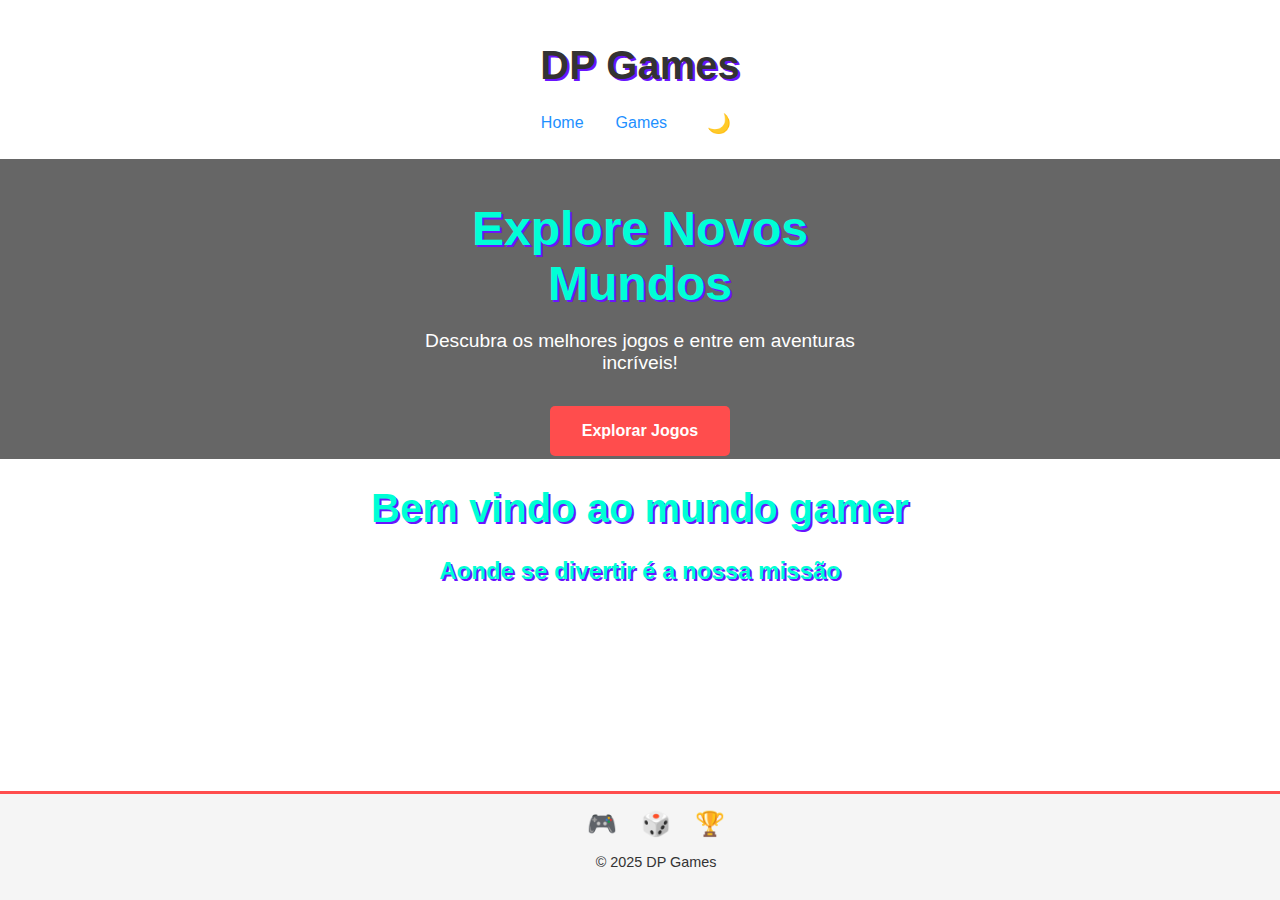
<file: index.html>
<!DOCTYPE html>
<html lang="pt-BR">
<head>
    <meta charset="UTF-8">
    <meta name="viewport" content="width=device-width, initial-scale=1.0">
    <title>DP Games</title>
    <link href="https://fonts.googleapis.com/css2?family=Roboto:wght@400;700&display=swap" rel="stylesheet">
    <link rel="stylesheet" href="style.css">   
    <script src="codigo.js"></script>
</head>
<body>
    <header>
        <h1>DP Games</h1>
        <button class="mobile-menu-button" aria-label="Menu">
            <span></span>
            <span></span>
            <span></span>
        </button>
        <nav class="main-nav">
            <a href="explorer.html">Home</a>
            <a href="games.html">Games</a>
            <button id="theme-toggle" class="theme-toggle">
                <span class="theme-toggle-icon">🌙</span>
            </button>
        </nav>
    </header>
    <div class="banner">
        <div class="banner-content">
            <h2>Explore Novos Mundos</h2>
            <p>Descubra os melhores jogos e entre em aventuras incríveis!</p>
            <a href="#games" class="cta-button">Explorar Jogos</a>
        </div>
    </div>
    <main>
        <section class="hero" id="home">
            <div class="hero-content">
                <h1>Bem vindo ao mundo gamer</h1>
                <h2>Aonde se divertir é a nossa missão</h2>
            </div>
        </section>
    <footer class="footer">
        <div class="footer-content">
            <div class="footer-icons">
                <span class="game-icon">🎮</span>
                <span class="game-icon">🎲</span>
                <span class="game-icon">🏆</span>
            </div>
            <p>&copy; 2025 DP Games</p>
        </div>
    </footer>
</body>
</html>
</file>
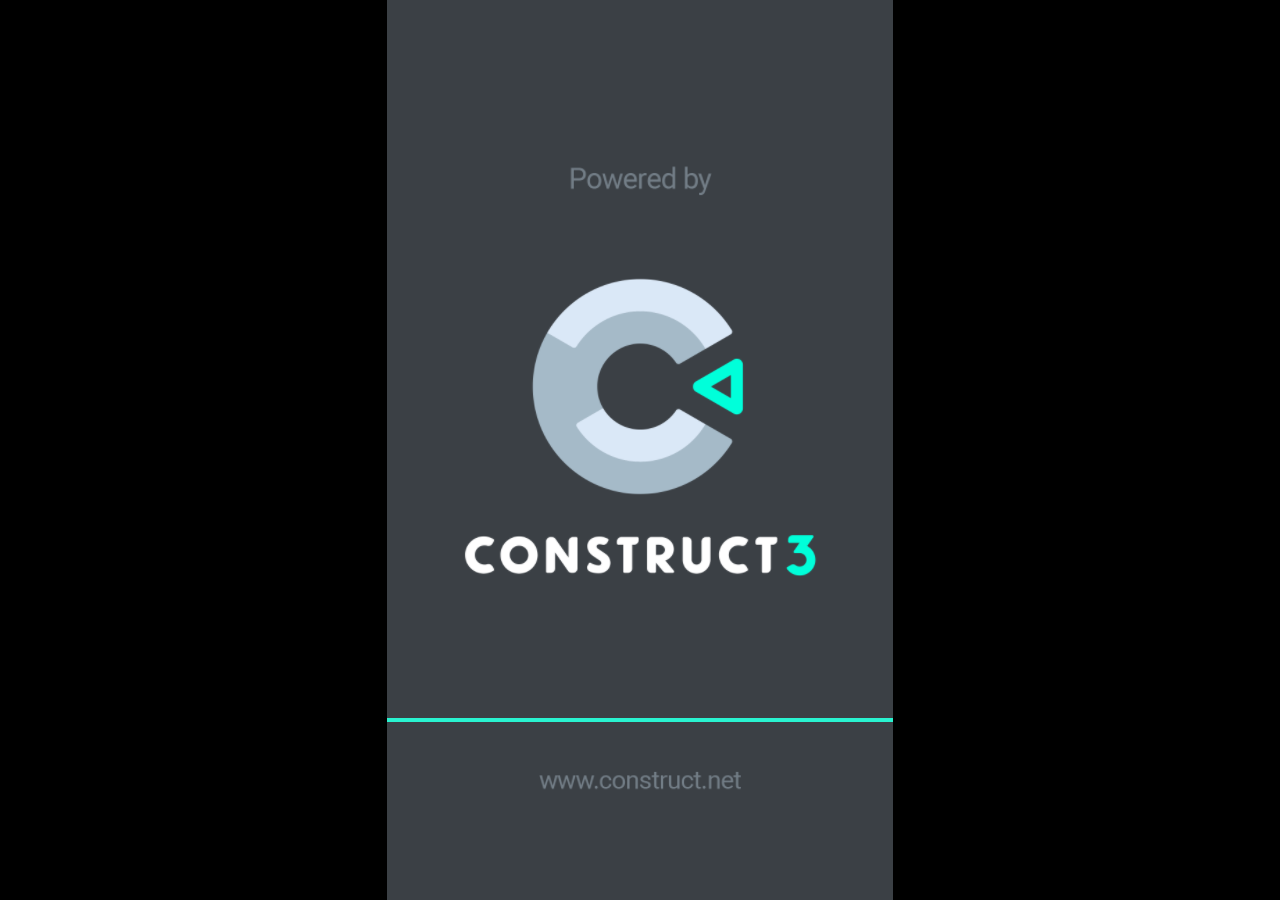
<file: game/index.html>
<!DOCTYPE html>
<html>
<head>
    <meta charset="UTF-8">
	<title>new</title>
	<meta name="viewport" content="width=device-width, initial-scale=1.0, maximum-scale=1.0, minimum-scale=1.0, user-scalable=no">
	
	<!-- Made with Construct, the game and app creator :: https://www.construct.net -->
	<meta name="generator" content="Scirra Construct">



	<link rel="manifest" href="appmanifest.json">
	<link rel="apple-touch-icon" sizes="128x128" href="icons/icon-128.png">
	<link rel="apple-touch-icon" sizes="256x256" href="icons/icon-256.png">
	<link rel="apple-touch-icon" sizes="512x512" href="icons/icon-512.png">
	<link rel="icon" type="image/png" href="icons/icon-512.png">

	<link rel="stylesheet" href="style.css">



</head> 
 
<body>

	

<script>
if (location.protocol.substr(0, 4) === "file")
{
	alert("Web exports won't work until you upload them. (When running on the file: protocol, browsers block many features from working for security reasons.)");
}
</script>
	
	<noscript>
		<div id="notSupportedWrap">
			<h2 id="notSupportedTitle">This content requires JavaScript</h2>
			<p class="notSupportedMessage">JavaScript appears to be disabled. Please enable it to view this content.</p>
		</div>
	</noscript>
	<script src="scripts/modernjscheck.js"></script>
	<script src="scripts/supportcheck.js"></script>
	<script src="scripts/offlineclient.js" type="module"></script>
	<script src="scripts/main.js" type="module"></script>
	<script src="scripts/register-sw.js" type="module"></script>

</body> 
</html>
</file>
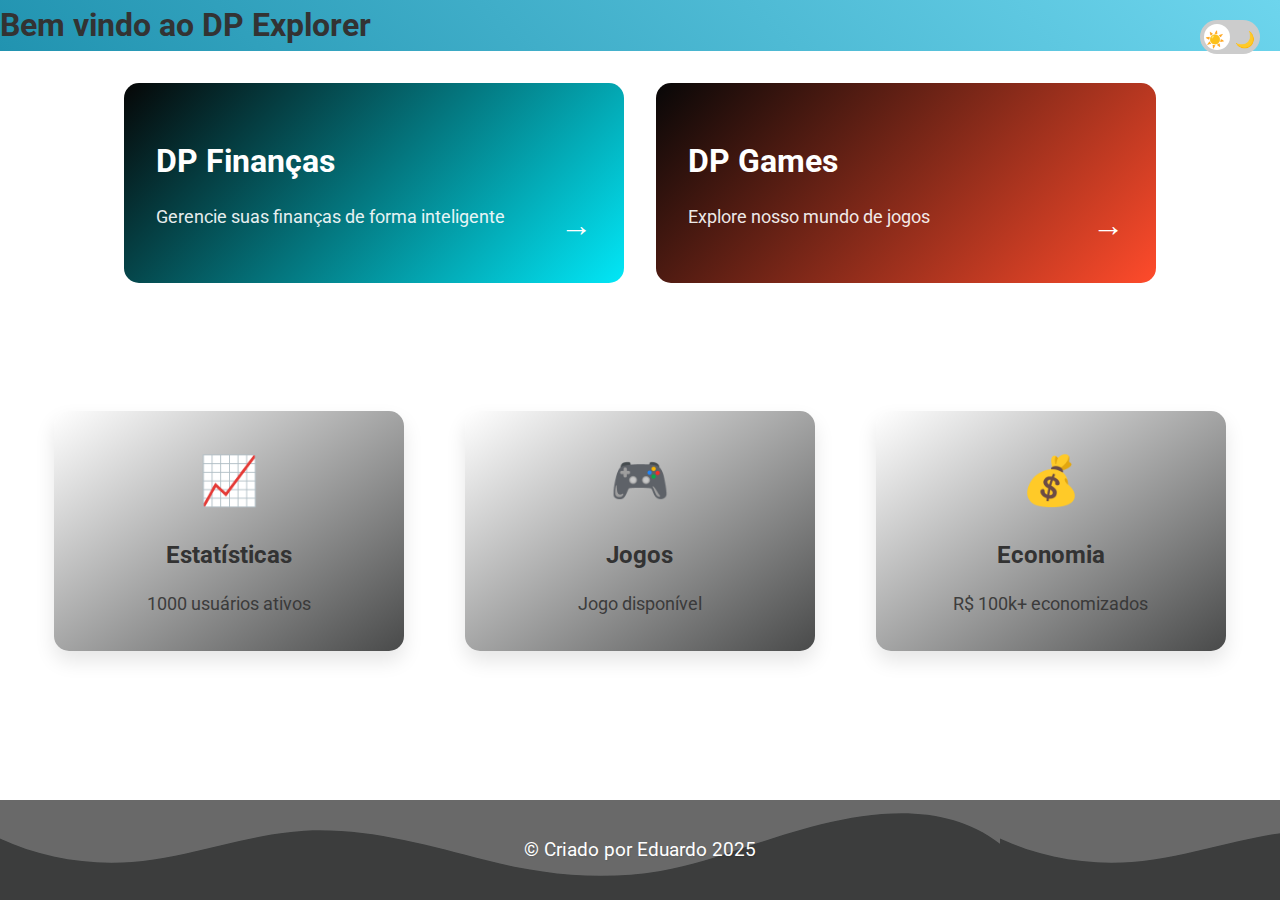
<file: explorer.html>
<!DOCTYPE html>
<html lang="pt-BR">
<head>
    <meta charset="UTF-8">
    <meta name="viewport" content="width=device-width, initial-scale=1.0">
    <title>DP Explorer</title>
    <link rel="stylesheet" href="explorer.css">
</head>
<body>
    <header>
        <div class="theme-switch-wrapper">
            <label class="theme-switch" for="checkbox">
                <input type="checkbox" id="checkbox" />
                <div class="slider round">
                    <span class="sun">☀️</span>
                    <span class="moon">🌙</span>
                </div>
            </label>
        </div>
        <div class="animated-banner">
            <h1 class="banner-text">Bem vindo ao DP Explorer</h1>
            <div class="banner-shapes">
                <div class="shape"></div>
                <div class="shape"></div>
                <div class="shape"></div>
            </div>
        </div>
        <nav>
        </nav>
    </header>
<main>
    <section class="banner-links">
        <a href="DPfinanças.html" class="banner-link financas">
            <div class="banner-content">
                <h2>DP Finanças</h2>
                <p>Gerencie suas finanças de forma inteligente</p>
                <span class="link-arrow">→</span>
            </div>
        </a>
        <a href="index.html" class="banner-link games">
            <div class="banner-content">
                <h2>DP Games</h2>
                <p>Explore nosso mundo de jogos</p>
                <span class="link-arrow">→</span>
            </div>
        </a>
    </section>
    <section class="info-banner">
        <div class="info-container">
            <div class="info-card">
                <span class="info-icon">📈</span>
                <h3>Estatísticas</h3>
                <p> 1000 usuários ativos</p>
            </div>
            <div class="info-card">
                <span class="info-icon">🎮</span>
                <h3>Jogos</h3>
                <p>Jogo disponível</p>
            </div>
            <div class="info-card">
                <span class="info-icon">💰</span>
                <h3>Economia</h3>
                <p>R$ 100k+ economizados</p>
            </div>
        </div>
    </section>
</main>
    <footer>
    <div class="footer-content">
        <p class="footer-text">&copy; Criado por Eduardo 2025</p>
        <div class="footer-waves">
            <div class="wave wave1"></div>
            <div class="wave wave2"></div>
            <div class="wave wave3"></div>
        </div>
    </div>
</footer>
    <script src="explorer.js"></script>
</body>
</html>
</file>
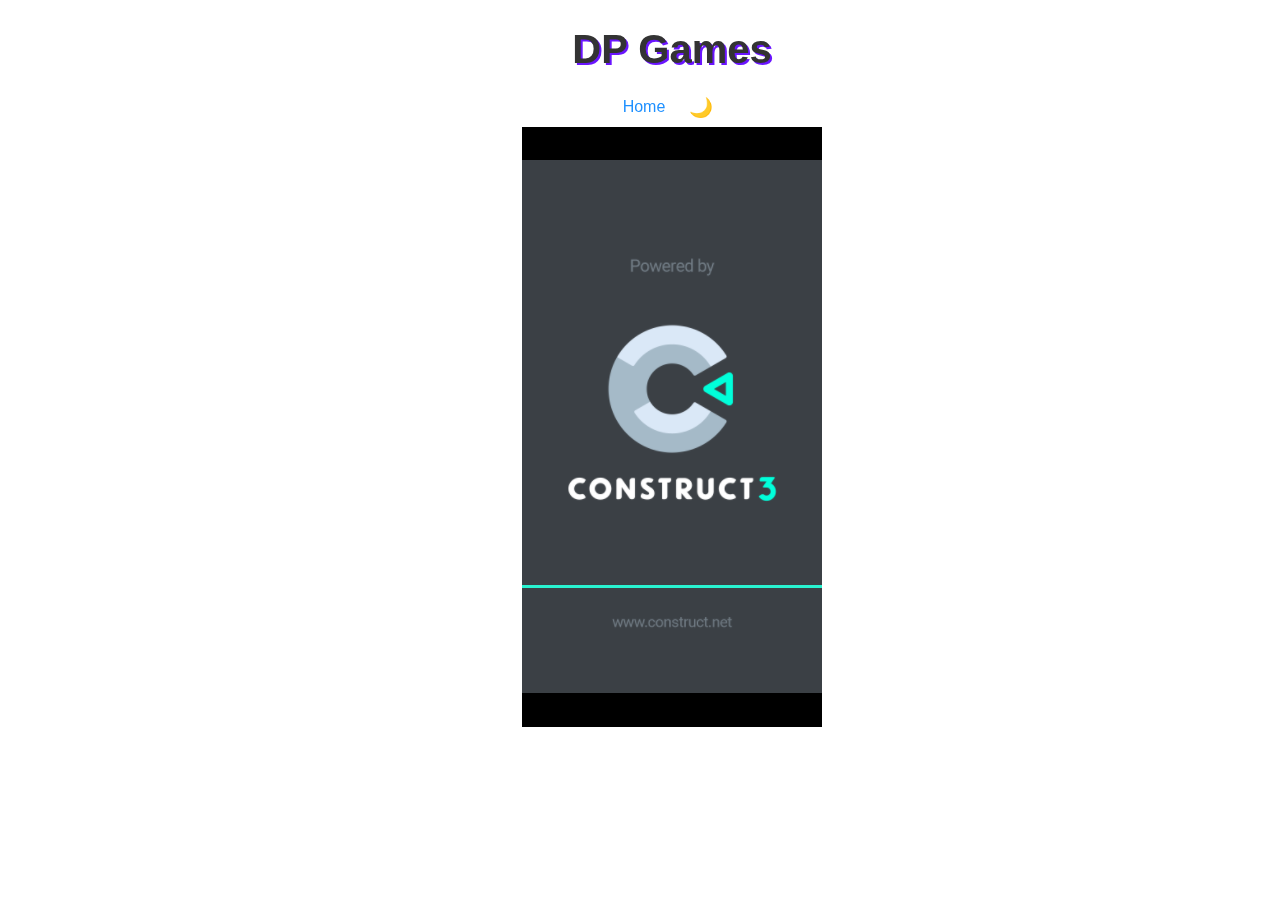
<file: games.html>
<!DOCTYPE html>
<html lang="pt-BR">
<head>
    <meta charset="UTF-8">
    <meta name="viewport" content="width=device-width, initial-scale=1.0">
    <title>DP Games</title>
    <link href="https://fonts.googleapis.com/css2?family=Roboto:wght@400;700&display=swap" rel="stylesheet">
    <link rel="stylesheet" href="styles.css">   
    <script src="games.js"></script>
</head>
<body>
    <header>
        <h1>DP Games</h1>
        <button class="mobile-menu-button" aria-label="Menu">
            <span></span>
            <span></span>
            <span></span>
        </button>
        <nav class="main-nav">
            <a href="explorer.html">Home</a>
        <button id="theme-toggle" class="theme-toggle">
            <span class="theme-toggle-icon">🌙</span>
        </button> 
    </nav>
    <nav>
        <iframe src="game/index.html" width="100%" height="600px" frameborder="0">                                  
        </iframe>
    </nav>
</header>
</html>
</file>
<file: style.css>
:root {
    --cor-primaria: #00ffd5; 
    --cor-secundaria: #1e90ff; 
    --cor-terciaria: #026bfe; 
    --cor-destaque: #6a14ff; 
    --cor-fundo: #000000; 
    --cor-texto: #ffffff; 

    --background-color: #ffffff;
    --text-color: #333333;
    --card-background: #f5f5f5;
}

[data-theme="dark"] {
    --background-color: #1a1a1a;
    --text-color: #ffffff;
    --card-background: #2d2d2d;
}

/* Estilos gerais */
body {
    background-color: var(--background-color);
    color: var(--text-color);
    font-family: Arial, sans-serif;
    margin: 0;
    padding: 0;
    transition: all 0.3s ease;
}

/* Botões */
button {
    background-color: var(--cor-primaria);
    color: var(--cor-texto);
    border: none;
    padding: 10px 20px;
    font-size: 16px;
    cursor: pointer;
    transition: background-color 0.3s ease;
}

button:hover {
    background-color: var(--cor-destaque);
}

/* Links */
a {
    color: var(--cor-secundaria);
    text-decoration: none;
}

a:hover {
    color: var(--cor-terciaria);
    text-decoration: underline;
}

/* Cabeçalhos */
h1, h2, h3 {
    color: var(--cor-primaria);
}

h1 {
    text-shadow: 2px 2px var(--cor-destaque);
    text-align: center;
    width: 100%;
}       
h2 {text-shadow: 2px 2px var(--cor-destaque);
    text-align: center;
    width: 100%;
}            
/* Tema */
.theme-toggle {
    background: none;
    border: none;
    cursor: pointer;
    padding: 8px;
    font-size: 1.2rem;
    color: var(--text-color);
}

.game-card {
    background-color: var(--card-background);
    border-radius: 10px;
    overflow: hidden;
    transition: transform 0.3s ease;
    box-shadow: 0 4px 6px rgba(0, 0, 0, 0.1);
}

.game-card:hover {
    transform: translateY(-10px);
}

.game-card img {
    width: 100%;
    height: 200px;
    object-fit: cover;
}

.game-card h3 {
    padding: 1rem;
    margin: 0;
    color: var(--text-color);
}

.game-card p {
    padding: 0 1rem;
    color: var(--text-color);
}

/* Header */
header {
    position: relative;
    display: flex;
    justify-content: center;
    align-items: center;
    flex-direction: column;
    padding: 1rem;
}

header h1 {
    text-align: center;
    margin-bottom: 1rem;
    font-size: 2.5rem;
    color: var(--text-color);
}

nav {
    display: flex;
    gap: 2rem;
    align-items: center;
}

/* Banner */
.banner {
    background-image: linear-gradient(rgba(0, 0, 0, 0.6), rgba(0, 0, 0, 0.6)), url('https://images.unsplash.com/photo-1511512578047-dfb367046420?ixlib=rb-1.2.1&auto=format&fit=crop&w=1350&q=80');
    background-size: cover;
    background-position: center;
    height: 300px;
    display: flex;
    align-items: center;
    justify-content: center;
    text-align: center;
    color: white;
}

.banner-content {
    max-width: 500px;
    padding: 0 20px;
}

.banner-content h2 {
    font-size: 3rem;
    margin-bottom: 1rem;
}

.banner-content p {
    font-size: 1.2rem;
    margin-bottom: 2rem;
}

.cta-button {
    display: inline-block;
    padding: 1rem 2rem;
    background-color: #ff4d4d;
    color: white;
    text-decoration: none;
    border-radius: 5px;
    font-weight: bold;
    transition: background-color 0.3s ease;
}

.cta-button:hover {
    background-color: #ff3333;
}

/* Footer */
.footer {
    background-color: var(--card-background);
    padding: 1rem;
    text-align: center;
    border-top: 3px solid #ff4d4d;
    position: fixed;
    bottom: 0;
    width: 100%;
    left: 0;
}

.footer-content {
    max-width: 1200px;
    margin: 0 auto;
}

.footer-icons {
    margin-bottom: 1rem;
}

.game-icon {
    font-size: 1.5rem;
    margin: 0 10px;
    display: inline-block;
    animation: bounce 2s infinite;
}

.game-icon:nth-child(2) {
    animation-delay: 0.3s;
}

.game-icon:nth-child(3) {
    animation-delay: 0.6s;
}

@keyframes bounce {
    0%, 100% {
        transform: translateY(0);
    }
    50% {
        transform: translateY(-10px);
    }
}

.footer p {
    color: var(--text-color);
    font-size: 0.9rem;
}

/* Mobile-first responsive design */

/* Header and Navigation */
@media screen and (max-width: 200px) {
    header {
        padding: 1rem;
    }

    nav {
        flex-direction: column;
        gap: 1rem;
        align-items: center;
    }

    nav a {
        display: block;
        width: 100%;
        text-align: center;
        padding: 0.5rem;
    }

    /* Banner */
    .banner {
        min-height: 100px;
    }

    .banner-content h2 {
        font-size: 1.8rem;
    }

    .banner-content p {
        font-size: 1rem;
        padding: 0 1rem;
    }

    /* Hero Section */
    .hero-content h1 {
        font-size: 2rem;
    }

    .hero-content h2 {
        font-size: 1.5rem;
    }

    /* Footer */
    .footer-content {
        padding: 1rem;
    }

    .game-icon {
        font-size: 1.5rem;
        margin: 0 0.5rem;
    }
}

/* Base styles for larger screens */
@media screen and (min-width: 375px) {
    nav {
        flex-direction: row;
        gap: 2rem;
    }

    .banner-content h2 {
        font-size: 3rem;
    }

    .hero-content h1 {
        font-size: 2.5rem;
    }
}

/* General responsive utilities */
img {
    max-width: 100%;
    height: auto;
}

.container {
    width: 100%;
    max-width: 1200px;
    margin: 0 auto;
    padding: 0 1rem;
}

/* Mobile menu styles */
.mobile-menu-button {
    position: absolute;
    top: 20px;
    right: 20px;
    display: none;
    flex-direction: column;
    justify-content: space-around;
    width: 30px;
    height: 25px;
    background: transparent;
    border: none;
    cursor: pointer;
    padding: 0;
    z-index: 10;
}

.mobile-menu-button span {
    width: 30px;
    height: 3px;
    background: var(--text-color);
    border-radius: 10px;
    transition: all 0.3s linear;
}

@media screen and (max-width: 768px) {
    .mobile-menu-button {
        display: flex;
    }

    header {
        padding-top: 70px; 
    }

    .main-nav {
        position: fixed;
        top: 0;
        right: -100%;
        height: 100vh;
        width: 70%;
        background: var(--background-color);
        padding: 80px 20px;
        flex-direction: column;
        transition: right 0.3s ease;
        box-shadow: -2px 0 5px rgba(0, 0, 0, 0.1);
    }

    .main-nav.active {
        right: 0;
    }

    /* Hamburger animation */
    .mobile-menu-button.active span:first-child {
        transform: rotate(45deg) translate(8px, 8px);
    }

    .mobile-menu-button.active span:nth-child(2) {
        opacity: 0;
    }

    .mobile-menu-button.active span:last-child {
        transform: rotate(-45deg) translate(7px, -7px);
    }

    .banner {
        height: 200px;
    }

    .banner-content {
        max-width: 300px;
        padding: 0 15px;
    }

    .banner-content h2 {
        font-size: 1.8rem; 
        margin-bottom: 0.5rem;
    }

    .banner-content p {
        font-size: 1rem;
        margin-bottom: 1rem;
    }

    .cta-button {
        padding: 0.8rem 1.5rem; 
        font-size: 0.9rem; 
    }
}

@media screen and (max-width: 480px) {
    .banner {
        height: 150px;
    }

    .banner-content h2 {
        font-size: 1.5rem;
    }

    .banner-content p {
        font-size: 0.9rem;
    }
}
</file>
<file: game/style.css>
html, body {
	padding: 0;
	margin: 0;
	overflow: hidden;
	height: 100%;
}

body {
	background: #000000;
	color: white;
}

html, body, canvas {
	touch-action-delay: none;
	touch-action: none;
}

canvas, .c3htmlwrap {
	position: absolute;
}

.c3htmlwrap {
	contain: strict;
}

.c3overlay {
	pointer-events: none;
}

.c3htmlwrap[interactive] > * {
	pointer-events: auto;
}

/* HACK - work around elements being selectable only in iOS WKWebView for some reason */
html[ioswebview] .c3htmlwrap,
html[ioswebview] canvas {
	-webkit-user-select: none;
	user-select: none;
}

html[ioswebview] .c3htmlwrap > * {
	-webkit-user-select: auto;
	user-select: auto;
}

#notSupportedWrap {
	margin: 2em auto 1em auto;
	width: 75%;
	max-width: 45em;
	border: 2px solid #aaa;
	border-radius: 1em;
	padding: 2em;
	background-color: #f0f0f0;
	font-family: "Segoe UI", Frutiger, "Frutiger Linotype", "Dejavu Sans", "Helvetica Neue", Arial, sans-serif;
	color: black;
}

#notSupportedTitle {
	font-size: 1.8em;
}

.notSupportedMessage {
	font-size: 1.2em;
}

.notSupportedMessage em {
	color: #888;
}

/* bbcode styles */
.bbCodeH1 {
	font-size: 2em;
	font-weight: bold;
}

.bbCodeH2 {
	font-size: 1.5em;
	font-weight: bold;
}

.bbCodeH3 {
	font-size: 1.25em;
	font-weight: bold;
}

.bbCodeH4 {
	font-size: 1.1em;
	font-weight: bold;
}

.bbCodeItem::before {
	content: " • ";
}

/* For text icons converted to HTML: size the height to the line height
   preserving the aspect ratio. Also add position: relative as that allows
   just adding a 'top' style for the iconoffsety style. */
.c3-text-icon {
	height: 1em;
	width: auto;
	position: relative;
}

/* screen reader text */
.c3-screen-reader-text {
	position: absolute;
	width: 1px;
    height: 1px;
    overflow: hidden;
    clip: rect(1px, 1px, 1px, 1px);
}
</file>
<file: explorer.css>
@import url('https://fonts.googleapis.com/css2?family=Roboto:wght@400;700&display=swap');

:root {
    --primary-color: #494a4a;
    --background-color: #ffffff;
    --text-color: #333333;
    --banner-bg: linear-gradient(45deg, #2193b0, #6dd5ed);
    --footer-bg: #3c3d3d;
}

[data-theme="dark"] {
    --primary-color: #1a1a1a;
    --background-color: #121212;
    --text-color: #ffffff;
    --banner-bg: linear-gradient(45deg, #1a1a1a, #2d2d2d);
    --footer-bg: #1a1a1a;
}

* {
    box-sizing: border-box;
    margin: 0;
    padding: 0;
}

body {
    font-family: 'Roboto', sans-serif;
    line-height: 1.6;
    background-color: var(--background-color);
    color: var(--text-color);
    transition: background-color 0.3s ease, color 0.3s ease;
}

a {
    color: inherit;
    text-decoration: none;
}

ul {
    list-style: none;
}

header {
    background: var(--banner-bg);
}

.banner-links {
    display: flex;
    gap: 2rem;
    padding: 2rem;
    justify-content: center;
    flex-wrap: wrap;
}

.banner-link {
    flex: 1;
    min-width: 300px;
    max-width: 500px;
    height: 200px;
    border-radius: 15px;
    text-decoration: none;
    color: white;
    position: relative;
    overflow: hidden;
    transition: transform 0.3s ease;
}

.banner-link:hover {
    transform: translateY(-5px);
}

.financas {
    background: linear-gradient(135deg, #060606, #02e7f7);
}

.games {
    background: linear-gradient(135deg, #070707, #ff4b2b);
}

.banner-content {
    padding: 2rem;
    height: 100%;
    display: flex;
    flex-direction: column;
    justify-content: center;
}

.banner-content h2 {
    font-size: 2rem;
    margin-bottom: 1rem;
}

.banner-content p {
    font-size: 1.1rem;
    opacity: 0.9;
}

.link-arrow {
    position: absolute;
    bottom: 2rem;
    right: 2rem;
    font-size: 2rem;
    transition: transform 0.3s ease;
}

.banner-link:hover .link-arrow {
    transform: translateX(10px);
}

footer {
    position: fixed;
    bottom: 0;
    width: 100%;
    height: 100px;
    background: var(--footer-bg);
    overflow: hidden;
}

.footer-content {
    position: relative;
    height: 100%;
    display: flex;
    justify-content: center;
    align-items: center;
    z-index: 1;
}

.footer-text {
    color: white;
    font-size: 1.2rem;
    text-align: center;
    text-shadow: 1px 1px 2px rgba(0,0,0,0.2);
    animation: glow 2s ease-in-out infinite;
}

.footer-waves {
    position: absolute;
    bottom: 0;
    left: 0;
    width: 100%;
    height: 100%;
    z-index: 0;
}

.wave {
    position: absolute;
    bottom: 0;
    left: 0;
    width: 200%;
    height: 100px;
    background: url('data:image/svg+xml,<svg viewBox="0 0 1200 120" xmlns="http://www.w3.org/2000/svg"><path d="M0,0V46.29c47.79,22.2,103.59,32.17,158,28,70.36-5.37,136.33-33.31,206.8-37.5C438.64,32.43,512.34,53.67,583,72.05c69.27,18,138.3,24.88,209.4,13.08,36.15-6,69.85-17.84,104.45-29.34C989.49,25,1113-14.29,1200,52.47V0Z" fill="%23ffffff" fill-opacity=".15"/></svg>') repeat-x;
    animation: wave 25s cubic-bezier(0.36, 0.45, 0.63, 0.53) infinite;
    transform: translateZ(0);
}

.wave2 {
    animation: wave 20s cubic-bezier(0.36, 0.45, 0.63, 0.53) -.125s infinite, opacity 2s ease-in-out infinite;
    opacity: 0.5;
}

.wave3 {
    animation: wave 15s cubic-bezier(0.36, 0.45, 0.63, 0.53) -.25s infinite, opacity 3s ease-in-out infinite;
    opacity: 0.2;
}

@keyframes wave {
    0% { transform: translateX(0); }
    50% { transform: translateX(-50%); }
    100% { transform: translateX(0); }
}

@keyframes glow {
    0%, 100% { opacity: 1; }
    50% { opacity: 0.8; }
}

/* Add margin to main content to prevent footer overlap */
main {
    margin-bottom: 120px;
}

/* Theme switch styles */
.theme-switch-wrapper {
    position: absolute;
    top: 20px;
    right: 20px;
    z-index: 100;
}

.theme-switch {
    display: inline-block;
    height: 34px;
    position: relative;
    width: 60px;
}

.theme-switch input {
    display: none;
}

.slider {
    background-color: #ccc;
    bottom: 0;
    cursor: pointer;
    left: 0;
    position: absolute;
    right: 0;
    top: 0;
    transition: .4s;
}

.slider.round {
    border-radius: 34px;
}

.slider.round:before {
    border-radius: 50%;
}

.slider:before {
    background-color: #fff;
    bottom: 4px;
    content: "";
    height: 26px;
    left: 4px;
    position: absolute;
    transition: .4s;
    width: 26px;
}

input:checked + .slider {
    background-color: #323332;
}

input:checked + .slider:before {
    transform: translateX(26px);
}

.sun, .moon {
    position: absolute;
    width: 20px;
    height: 20px;
    top: 7px;
    z-index: 1;
    user-select: none;
}

.sun {
    left: 5px;
}

.moon {
    right: 5px;
}

.info-banner {
    padding: 4rem 2rem;
    background: var(--background-color);
    margin: 2rem 0;
}

.info-container {
    max-width: 1200px;
    margin: 0 auto;
    display: flex;
    justify-content: space-around;
    gap: 2rem;
    flex-wrap: wrap;
}

.info-card {
    flex: 1;
    min-width: 250px;
    max-width: 350px;
    padding: 2rem;
    text-align: center;
    background: linear-gradient(145deg, var(--background-color), var(--primary-color));
    border-radius: 15px;
    box-shadow: 0 10px 20px rgba(0,0,0,0.1);
    transition: transform 0.3s ease;
}

.info-card:hover {
    transform: translateY(-10px);
}

.info-icon {
    font-size: 3rem;
    margin-bottom: 1rem;
    display: block;
}

.info-card h3 {
    color: var(--text-color);
    margin-bottom: 1rem;
    font-size: 1.5rem;
}

.info-card p {
    color: var(--text-color);
    opacity: 0.9;
    font-size: 1.1rem;
}

/* Mobile-friendly styles */
@media screen and (max-width: 768px) {
    /* Header adjustments */
    .animated-banner h1 {
        font-size: 1.8rem;
        padding: 1rem;
    }

    .theme-switch-wrapper {
        top: 10px;
        right: 10px;
    }

    /* Banner links adjustments */
    .banner-links {
        padding: 1rem;
    }

    .banner-link {
        min-width: 100%;
        margin-bottom: 1rem;
    }

    .banner-content h2 {
        font-size: 1.5rem;
    }

    .banner-content p {
        font-size: 1rem;
    }

    /* Info cards adjustments */
    .info-container {
        flex-direction: column;
        padding: 1rem;
    }

    .info-card {
        width: 100%;
        margin-bottom: 1rem;
    }

    /* Footer adjustments */
    .footer-content {
        padding: 1rem;
    }

    .footer-text {
        font-size: 0.9rem;
    }

    .wave {
        height: 50px;
    }
}

/* Small devices adjustments */
@media screen and (max-width: 480px) {
    .animated-banner h1 {
        font-size: 1.5rem;
    }

    .banner-content {
        padding: 1.5rem;
    }

    .info-icon {
        font-size: 2rem;
    }

    .info-card h3 {
        font-size: 1.2rem;
    }

    .info-card p {
        font-size: 0.9rem;
    }
}
</file>
<file: styles.css>
:root {
    --cor-primaria: #00ffd5; 
    --cor-secundaria: #1e90ff; 
    --cor-terciaria: #026bfe; 
    --cor-destaque: #6a14ff; 
    --cor-fundo: #000000; 
    --cor-texto: #ffffff; 

    --background-color: #ffffff;
    --text-color: #333333;
    --card-background: #f5f5f5;
    --header-height: 60px;
}

[data-theme="dark"] {
    --background-color: #1a1a1a;
    --text-color: #ffffff;
    --card-background: #2d2d2d;
}

/* Estilos gerais */
body {
    background-color: var(--background-color);
    color: var(--text-color);
    font-family: Arial, sans-serif;
    margin: 0;
    padding: 0;
    transition: all 0.3s ease;
    min-height: 100vh;
}

/* Botões */
button {
    background-color: var(--cor-primaria);
    color: var(--cor-texto);
    border: none;
    padding: 10px 20px;
    font-size: 16px;
    cursor: pointer;
    transition: background-color 0.3s ease;
}

button:hover {
    background-color: var(--cor-destaque);
}

/* Links */
a {
    color: var(--cor-secundaria);
    text-decoration: none;
}

a:hover {
    color: var(--cor-terciaria);
    text-decoration: underline;
}

/* Cabeçalhos */
h1, h2, h3 {
    color: var(--cor-primaria);
}

h1 {
    text-shadow: 2px 2px var(--cor-destaque);
    text-align: center;
    width: 100%;
}       
h2 {text-shadow: 2px 2px var(--cor-destaque);
    text-align: center;
    width: 100%;
}            
/* Tema */
.theme-toggle {
    background: none;
    border: none;
    cursor: pointer;
    padding: 8px;
    font-size: 1.2rem;
    color: var(--text-color);
}

.game-card {
    background-color: var(--card-background);
    border-radius: 10px;
    overflow: hidden;
    transition: transform 0.3s ease;
    box-shadow: 0 4px 6px rgba(0, 0, 0, 0.1);
}

.game-card:hover {
    transform: translateY(-10px);
}

.game-card img {
    width: 100%;
    height: 200px;
    object-fit: cover;
}

.game-card h3 {
    padding: 1rem;
    margin: 0;
    color: var(--text-color);
}

.game-card p {
    padding: 0 1rem;
    color: var(--text-color);
}

/* Header */
header {
    display: flex;
    justify-content: center;
    align-items: center;
    flex-direction: column;
    padding: 1rem;
    position: fixed;
    top: 0;
    width: 100%;
    background: var(--background-color);
    z-index: 100;
    height: var(--header-height);
    justify-content: space-between;
    padding: 0 1rem;
}

header h1 {
    text-align: center;
    margin-bottom: 1rem;
    font-size: 2.5rem;
    color: var(--text-color);
}

nav {
    display: flex;
    gap: 1rem;
    align-items: center;
}

.game-container {
    margin-top: var(--header-height);
    width: 100%;
    height: calc(100vh - var(--header-height));
}

.game-frame {
    width: 100%;
    height: 100%;
    border: none;
}

/* Mobile styles */
@media screen and (max-width: 768px) {
    header {
        flex-direction: column;
        height: auto;
        padding: 1rem;
    }

    nav {
        width: 100%;
        justify-content: center;
    }

    .game-container {
        margin-top: 120px;
    }
}

/* Tablet and desktop styles */
@media screen and (min-width: 769px) {
    header {
        padding: 0 2rem;
    }

    nav {
        gap: 2rem;
    }
}

/* Mobile menu styles */
.mobile-menu-button {
    display: none;
    flex-direction: column;
    justify-content: space-around;
    width: 30px;
    height: 25px;
    background: transparent;
    border: none;
    cursor: pointer;
    padding: 0;
    z-index: 10;
}

.mobile-menu-button span {
    width: 30px;
    height: 3px;
    background: var(--text-color);
    border-radius: 10px;
    transition: all 0.3s linear;
}

.main-nav {
    display: flex;
    gap: 1rem;
    align-items: center;
}

@media screen and (max-width: 768px) {
    .mobile-menu-button {
        display: flex;
    }

    .main-nav {
        position: fixed;
        top: 0;
        right: -100%;
        height: 100vh;
        width: 70%;
        background: var(--background-color);
        padding: 80px 20px;
        flex-direction: column;
        transition: right 0.3s ease;
        box-shadow: -2px 0 5px rgba(0, 0, 0, 0.1);
    }

    .main-nav.active {
        right: 0;
    }

    /* Hamburger animation */
    .mobile-menu-button.active span:first-child {
        transform: rotate(45deg) translate(8px, 8px);
    }

    .mobile-menu-button.active span:nth-child(2) {
        opacity: 0;
    }

    .mobile-menu-button.active span:last-child {
        transform: rotate(-45deg) translate(7px, -7px);
    }
}
</file>
